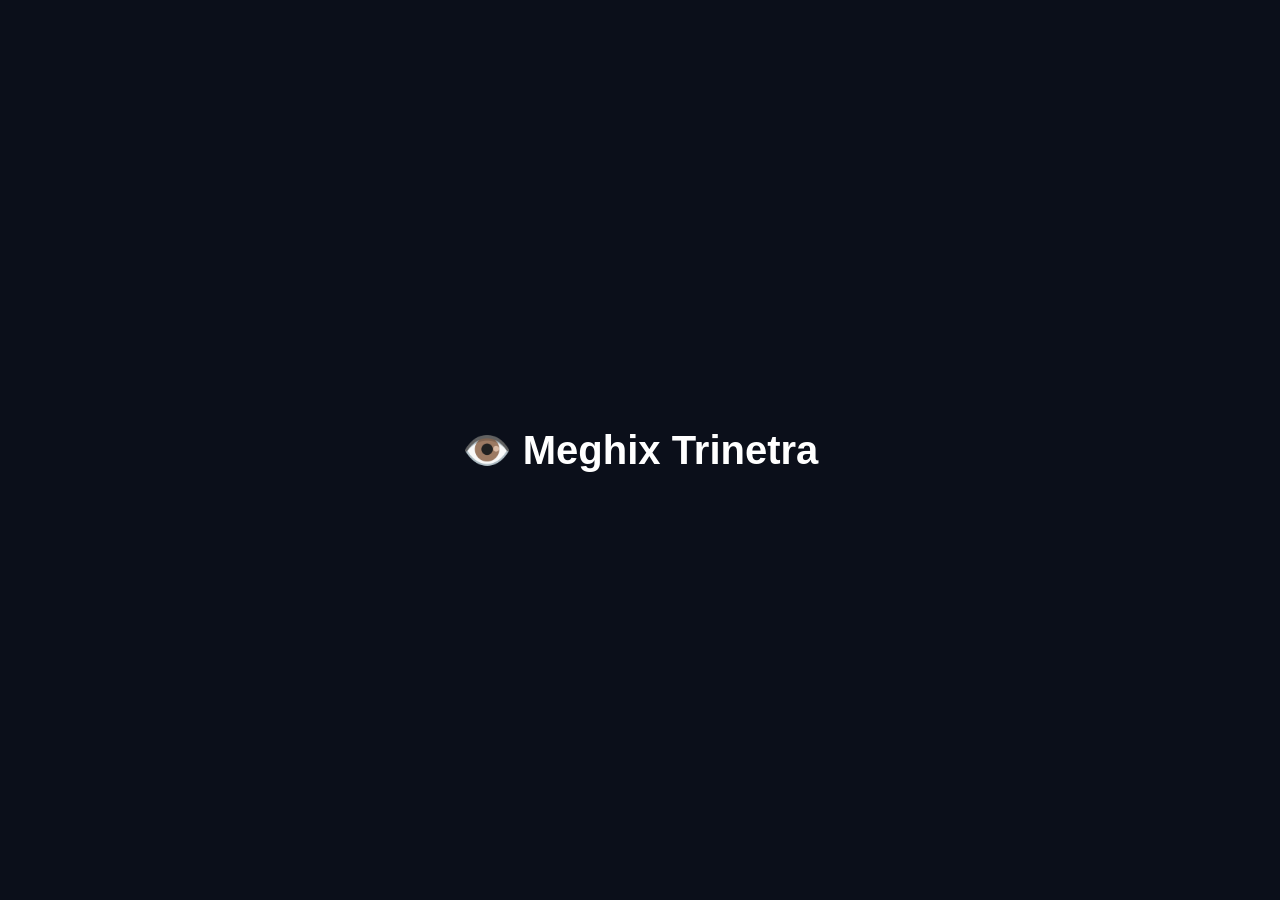
<file: final project/Index.html>
<!DOCTYPE html>
<html>
<head>
  <title>Meghix Trinetra</title>
  <style>
    body {
      margin: 0;
      height: 100vh;
      display: flex;
      justify-content: center;
      align-items: center;
      background: #0b0f1a;
      color: white;
      font-family: Arial;
    }

    .logo {
      font-size: 40px;
      font-weight: bold;
      text-align: center;
      animation: fade 2s ease-in-out infinite alternate;
    }

    @keyframes fade {
      from { opacity: 0.3; transform: scale(0.95); }
      to { opacity: 1; transform: scale(1.05); }
    }
  </style>
</head>

<body>
  <div class="logo">
    👁️ Meghix Trinetra
  </div>

  <script>
    setTimeout(() => {
      window.location.href = "index.html"; // your search page
    }, 8000); // 8 seconds
  </script>
</body>
</html>
</file>
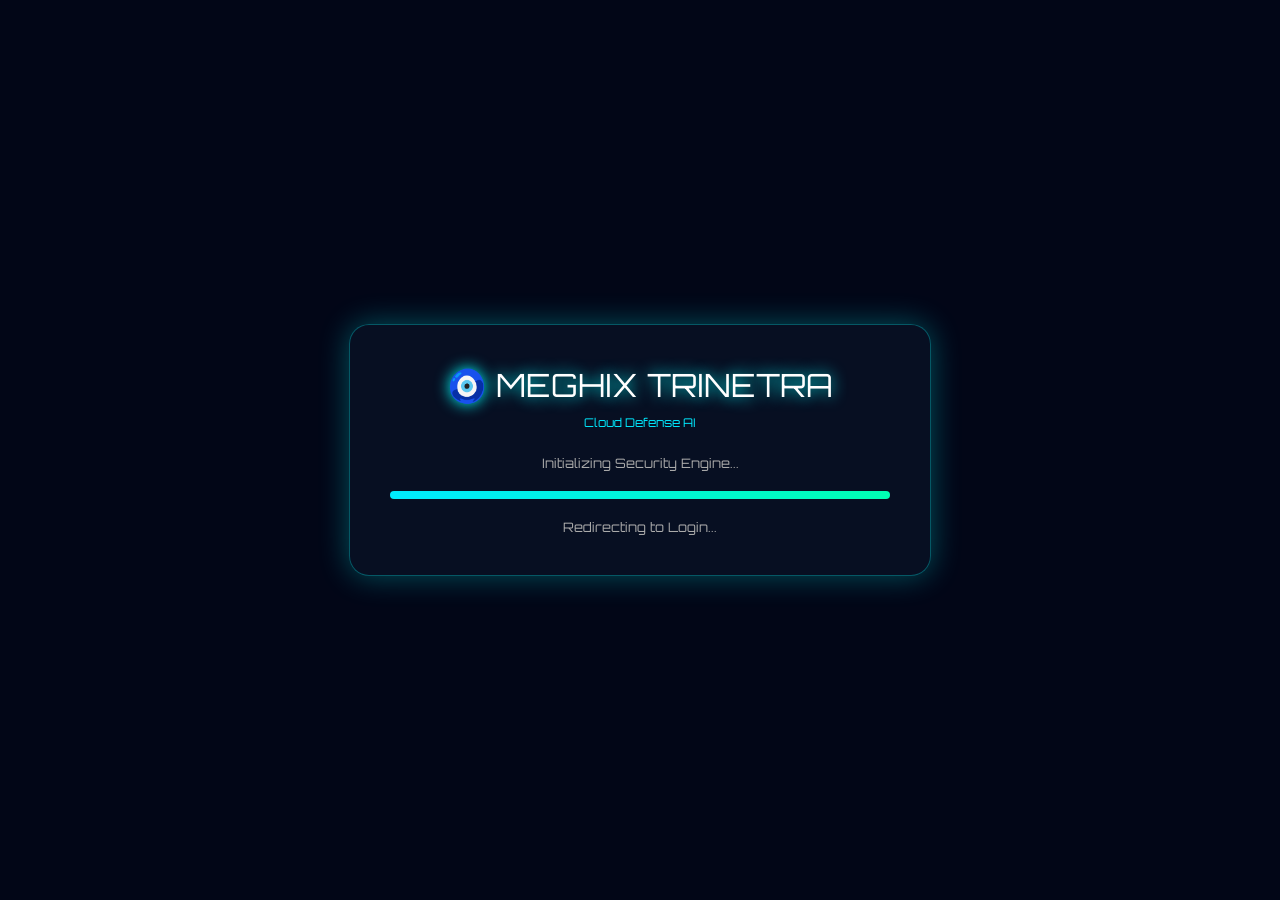
<file: final project/templates/index.html>
<!DOCTYPE html>
<html>
<head>
  <title>Meghix Trinetra</title>

  <link href="https://fonts.googleapis.com/css2?family=Orbitron:wght@400;600&display=swap" rel="stylesheet">

  <style>
    body {
      margin:0;
      height:100vh;
      display:flex;
      justify-content:center;
      align-items:center;
      background:#020617;
      font-family:'Orbitron', sans-serif;
      color:white;
      overflow:hidden;
    }

    .card {
      width:500px;
      padding:40px;
      border-radius:20px;
      text-align:center;
      background: rgba(10,20,40,0.7);
      backdrop-filter: blur(20px);
      border:1px solid rgba(0,255,255,0.3);
      box-shadow: 0 0 30px rgba(0,255,255,0.3);
      animation: fadeIn 1.5s ease;
    }

    .logo {
      font-size:32px;
      margin-bottom:10px;
      text-shadow:0 0 15px cyan;
    }

    .subtitle {
      font-size:12px;
      color:#00eaff;
      margin-bottom:25px;
    }

    .loading-text {
      font-size:13px;
      color:#aaa;
      margin-top:20px;
    }

    /* Progress bar */
    .progress-bar {
      width:100%;
      height:8px;
      background:#111;
      border-radius:10px;
      margin-top:20px;
      overflow:hidden;
    }

    .progress {
      height:100%;
      width:0%;
      background: linear-gradient(90deg,#00eaff,#00ffb3);
      animation: load 3s linear forwards;
    }

    @keyframes load {
      from { width:0%; }
      to { width:100%; }
    }

    @keyframes fadeIn {
      from { opacity:0; transform:scale(0.9); }
      to { opacity:1; transform:scale(1); }
    }

  </style>
</head>

<body>

<div class="card">
  <div class="logo">🧿 MEGHIX TRINETRA</div>
  <div class="subtitle">Cloud Defense AI</div>

  <div class="loading-text">Initializing Security Engine...</div>

  <div class="progress-bar">
    <div class="progress"></div>
  </div>

  <div class="loading-text">Redirecting to Login...</div>
</div>

<script>
  setTimeout(() => {
    window.location.href = "/login";
  }, 3000);
</script>

</body>
</html>
</file>
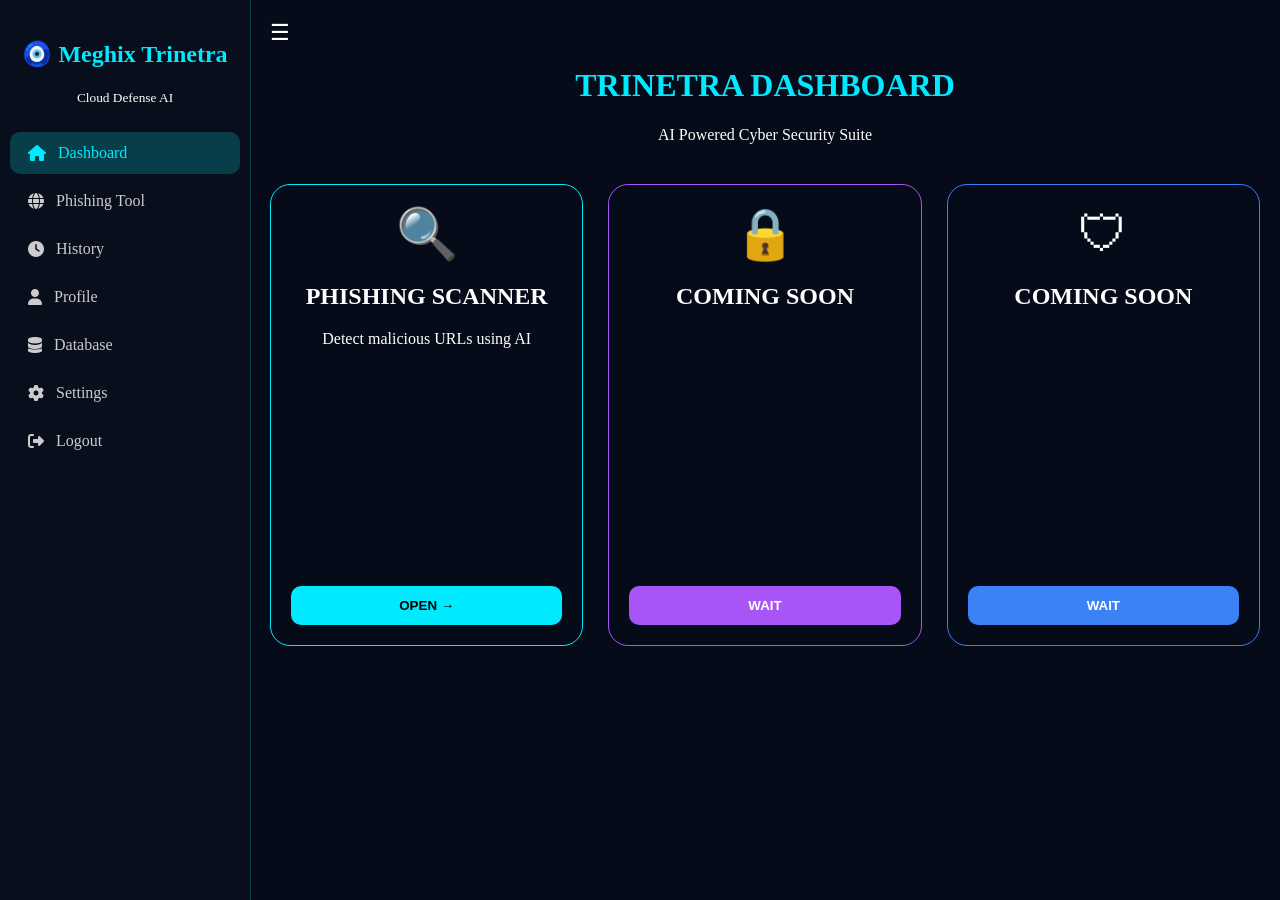
<file: final project/templates/dashboard.html>
<!DOCTYPE html>
<html>
<head>
<title>Trinetra Dashboard</title>

<link href="https://cdnjs.cloudflare.com/ajax/libs/font-awesome/6.5.0/css/all.min.css" rel="stylesheet">

<style>
body{
    margin:0;
    font-family: 'Segoe UI';
    background:#050b18;
    color:white;
}

/* SIDEBAR */
.sidebar{
    width:250px;
    height:100vh;
    position:fixed;
    left:0;
    top:0;
    background:rgba(10,15,30,0.98);
    border-right:1px solid rgba(0,255,255,0.2);
    transition:0.4s;
}

.sidebar.mini{ width:75px; }

.logo{
    text-align:center;
    padding:20px 10px;
}

.logo h2{ color:#00eaff; }

.sidebar.mini .logo h2,
.sidebar.mini .logo small{ display:none; }

.menu a{
    display:flex;
    align-items:center;
    gap:12px;
    padding:12px 18px;
    color:#ccc;
    text-decoration:none;
    margin:6px 10px;
    border-radius:10px;
}

.menu a:hover{
    background:rgba(0,255,255,0.15);
    color:#00eaff;
}

.menu a.active{
    background:rgba(0,255,255,0.2);
    color:#00eaff;
}

.sidebar.mini .menu a span{ display:none; }

/* MAIN */
.main{
    margin-left:250px;
    padding:20px;
    transition:0.4s;
}

.main.full{ margin-left:75px; }

.menu-btn{
    font-size:22px;
    cursor:pointer;
}

.title{
    text-align:center;
    margin-top:10px;
}

.title h1{ color:#00eaff; }

/* CARDS */
.tools{
    display:flex;
    justify-content:center;
    gap:25px;
    margin-top:40px;
}

.card{
    width:300px;
    height:420px;
    border-radius:20px;
    padding:20px;
    text-align:center;
    display:flex;
    flex-direction:column;
    justify-content:space-between;
    backdrop-filter: blur(10px);
    transition:0.3s;
}

.card:hover{
    transform:translateY(-10px);
}

.card1{ border:1px solid #00eaff; }
.card2{ border:1px solid #a855f7; }
.card3{ border:1px solid #3b82f6; }

.btn{
    padding:12px;
    border:none;
    border-radius:10px;
    cursor:pointer;
    font-weight:bold;
}

.btn1{background:#00eaff;color:black;}
.btn2{background:#a855f7;color:white;}
.btn3{background:#3b82f6;color:white;}
</style>
</head>

<body>

<!-- SIDEBAR -->
<div class="sidebar" id="sidebar">
    <div class="logo">
        <h2>🧿 Meghix Trinetra</h2>
        <small>Cloud Defense AI</small>
    </div>

    <div class="menu">
        <a href="/dashboard" class="active"><i class="fas fa-home"></i><span>Dashboard</span></a>
        <a href="/home"><i class="fas fa-globe"></i><span>Phishing Tool</span></a>
        <a href="#"><i class="fas fa-clock"></i><span>History</span></a>
        <a href="#"><i class="fas fa-user"></i><span>Profile</span></a>
        <a href="#"><i class="fas fa-database"></i><span>Database</span></a>
        <a href="#"><i class="fas fa-cog"></i><span>Settings</span></a>
        <a href="/login"><i class="fas fa-sign-out-alt"></i><span>Logout</span></a>
    </div>
</div>

<!-- MAIN -->
<div class="main" id="main">

<div class="top">
    <span class="menu-btn" onclick="toggle()">☰</span>
</div>

<div class="title">
    <h1>TRINETRA DASHBOARD</h1>
    <p>AI Powered Cyber Security Suite</p>
</div>

<div class="tools">

<div class="card card1">
    <div>
        <div style="font-size:50px;">🔍</div>
        <h2>PHISHING SCANNER</h2>
        <p>Detect malicious URLs using AI</p>
    </div>
    <button class="btn btn1" onclick="location.href='/home'">OPEN →</button>
</div>

<div class="card card2">
    <div>
        <div style="font-size:50px;">🔒</div>
        <h2>COMING SOON</h2>
    </div>
    <button class="btn btn2">WAIT</button>
</div>

<div class="card card3">
    <div>
        <div style="font-size:50px;">🛡</div>
        <h2>COMING SOON</h2>
    </div>
    <button class="btn btn3">WAIT</button>
</div>

</div>

</div>

<script>
function toggle(){
    document.getElementById("sidebar").classList.toggle("mini");
    document.getElementById("main").classList.toggle("full");
}
</script>

</body>
</html>
</file>
